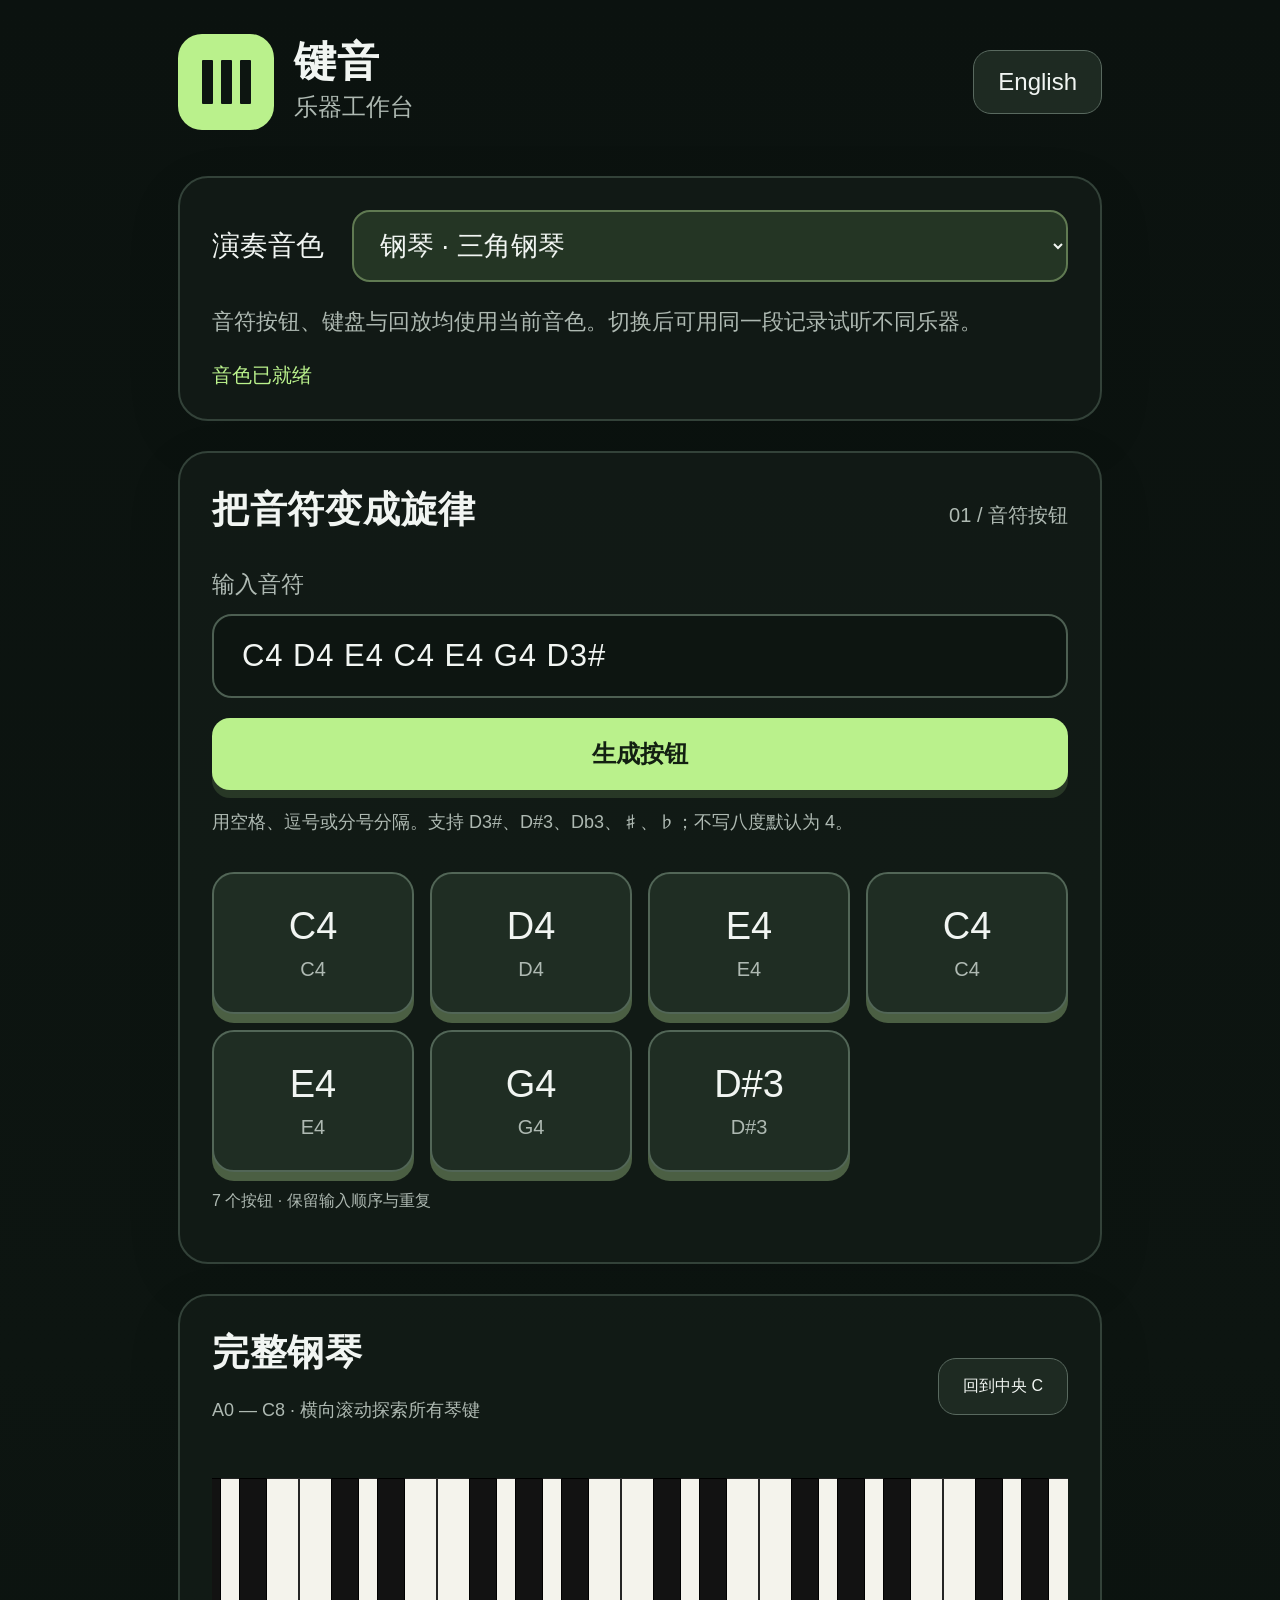
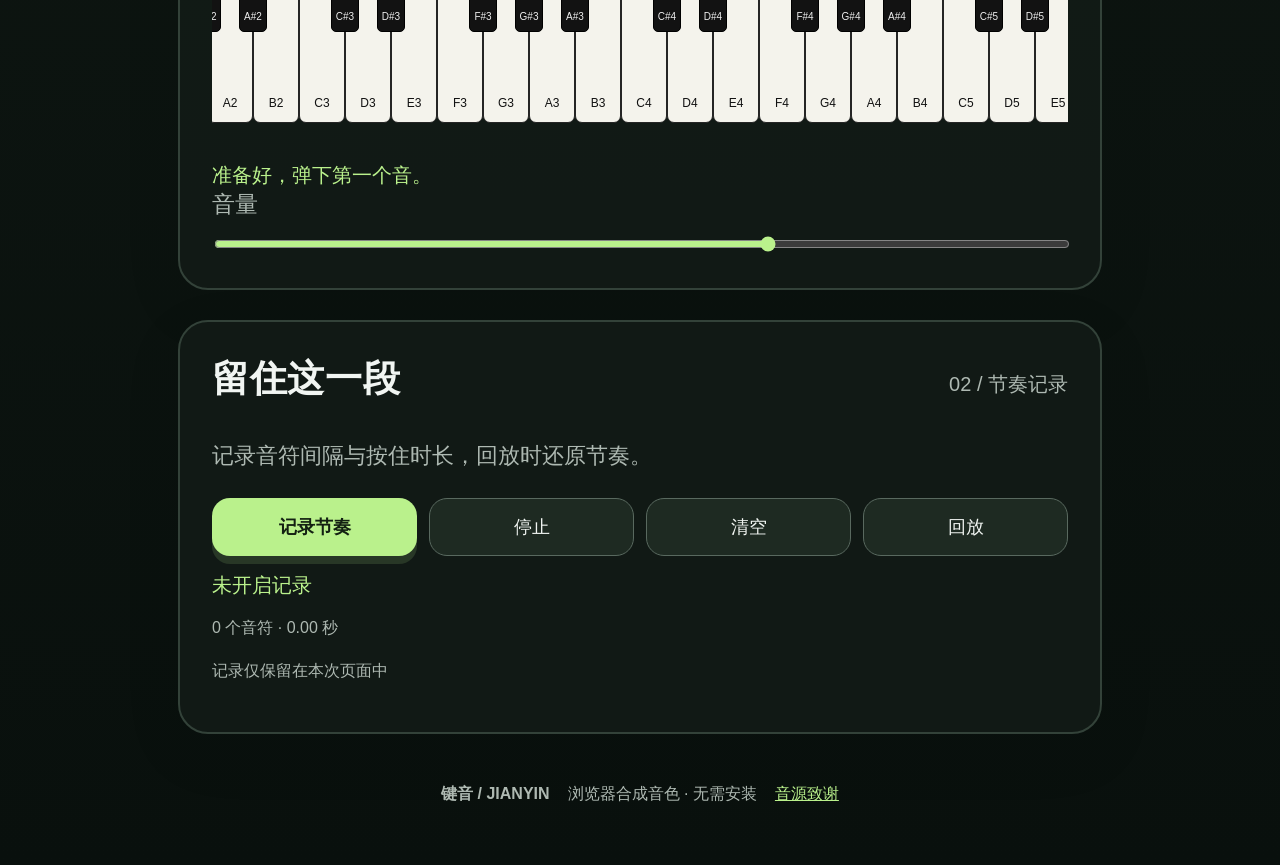
<file: index.html>
<!doctype html>
<html lang="zh-CN">
<head>
  <meta charset="utf-8" />
  <meta name="viewport" content="width=device-width,initial-scale=1,viewport-fit=cover" />
  <meta name="theme-color" content="#0d1511" />
  <title>键音 · 乐器工作台</title>
  <link rel="icon" href="favicon.svg" type="image/svg+xml" />
  <link rel="stylesheet" href="style.css" />
</head>
<body>
  <main class="shell">
    <header class="topbar">
      <div class="brand">
        <div class="brand-mark" aria-hidden="true"><span></span><span></span><span></span></div>
        <div>
          <h1 data-i18n="brand">键音</h1>
          <p data-i18n="subtitle">乐器工作台</p>
        </div>
      </div>
      <button id="langBtn" class="ghost-btn" type="button">English</button>
    </header>

    <section class="card instrument-card">
      <div class="row responsive-row">
        <label class="big-label" for="instrument" data-i18n="instrument">演奏音色</label>
        <select id="instrument" class="select">
          <option value="piano" data-i18n="piano">钢琴 · 三角钢琴</option>
          <option value="guitar" data-i18n="guitar">吉他 · 钢弦木吉他</option>
          <option value="violin" data-i18n="violin">小提琴</option>
          <option value="flute" data-i18n="flute">长笛</option>
          <option value="organ" data-i18n="organ">管风琴</option>
        </select>
      </div>
      <p class="muted" data-i18n="instrumentHelp">音符按钮、键盘与回放均使用当前音色。切换后可用同一段记录试听不同乐器。</p>
      <p class="status" id="audioStatus" data-i18n="audioReady">音色已就绪</p>
    </section>

    <section class="card">
      <div class="section-head">
        <h2 data-i18n="melodyTitle">把音符变成旋律</h2>
        <span class="section-kicker" data-i18n="section1">01 / 音符按钮</span>
      </div>

      <label for="noteInput" class="field-label" data-i18n="inputNotes">输入音符</label>
      <input id="noteInput" class="note-input" value="C4 D4 E4 C4 E4 G4 D3#" autocomplete="off" spellcheck="false" />
      <button id="generateBtn" class="primary-btn" type="button" data-i18n="generate">生成按钮</button>
      <p class="muted small" data-i18n="inputHelp">用空格、逗号或分号分隔。支持 D3#、D#3、Db3、♯、♭；不写八度默认为 4。</p>

      <div id="noteButtons" class="note-grid" aria-live="polite"></div>
      <p id="noteCount" class="muted tiny"></p>
    </section>

    <section class="card piano-card">
      <div class="piano-heading">
        <div>
          <h2 data-i18n="pianoTitle">完整钢琴</h2>
          <p class="muted small">A0 — C8 · <span data-i18n="pianoHelp">横向滚动探索所有琴键</span></p>
        </div>
        <button id="centerPiano" class="secondary-btn" type="button" data-i18n="centerC">回到中央 C</button>
      </div>
      <div id="pianoScroller" class="piano-scroller">
        <div id="piano" class="piano" aria-label="88-key piano"></div>
      </div>
      <p id="lastNote" class="status" data-i18n="readyFirst">准备好，弹下第一个音。</p>
      <label class="field-label" for="volume" data-i18n="volume">音量</label>
      <input id="volume" type="range" min="0" max="100" value="65" />
    </section>

    <section class="card">
      <div class="section-head">
        <h2 data-i18n="recordTitle">留住这一段</h2>
        <span class="section-kicker" data-i18n="section2">02 / 节奏记录</span>
      </div>
      <p class="muted" data-i18n="recordHelp">记录音符间隔与按住时长，回放时还原节奏。</p>

      <div class="controls">
        <button id="recordBtn" class="primary-btn compact" type="button" data-i18n="record">记录节奏</button>
        <button id="stopBtn" class="secondary-btn compact" type="button" data-i18n="stop">停止</button>
        <button id="clearBtn" class="secondary-btn compact" type="button" data-i18n="clear">清空</button>
        <button id="playBtn" class="secondary-btn compact" type="button" data-i18n="playback">回放</button>
      </div>

      <p id="recordState" class="status" data-i18n="recordOff">未开启记录</p>
      <p id="recordStats" class="muted tiny">0 个音符 · 0.00 秒</p>
      <p class="muted tiny" data-i18n="sessionOnly">记录仅保留在本次页面中</p>
    </section>

    <footer>
      <strong>键音 / JIANYIN</strong>
      <span data-i18n="footer">浏览器合成音色 · 无需安装</span>
      <a href="credits.html" data-i18n="credits">音源致谢</a>
    </footer>
  </main>

  <script src="notation.js"></script>
  <script src="language.js"></script>
  <script src="app.js"></script>
</body>
</html>
</file>
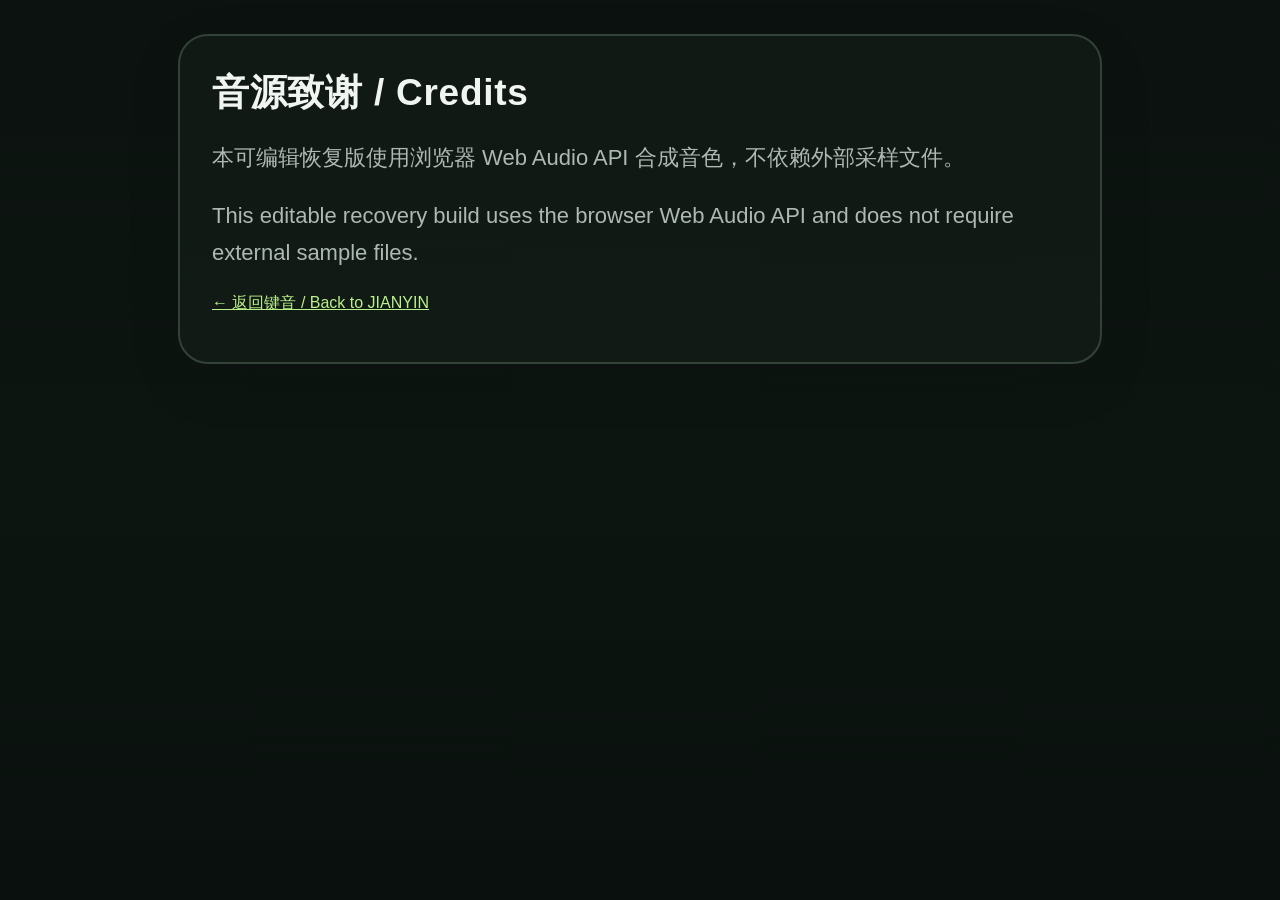
<file: credits.html>
<!doctype html>
<html lang="zh-CN">
<head>
  <meta charset="utf-8" />
  <meta name="viewport" content="width=device-width,initial-scale=1" />
  <title>键音 · Credits</title>
  <link rel="stylesheet" href="style.css" />
</head>
<body>
  <main class="shell">
    <section class="card">
      <h2>音源致谢 / Credits</h2>
      <p class="muted">本可编辑恢复版使用浏览器 Web Audio API 合成音色，不依赖外部采样文件。</p>
      <p class="muted">This editable recovery build uses the browser Web Audio API and does not require external sample files.</p>
      <p><a href="index.html" style="color:#baf18c">← 返回键音 / Back to JIANYIN</a></p>
    </section>
  </main>
</body>
</html>
</file>
<file: style.css>
*{box-sizing:border-box}
:root{
  --bg:#0b120f;
  --panel:#121b16;
  --panel2:#17231b;
  --line:#334239;
  --text:#f1f5f2;
  --muted:#aeb9b2;
  --accent:#baf18c;
  --accent2:#94c96d;
  --shadow:#4b5f43;
}
html{background:var(--bg);color:var(--text);font-family:Inter,ui-sans-serif,-apple-system,BlinkMacSystemFont,"SF Pro Display","PingFang SC","Microsoft YaHei",sans-serif}
body{margin:0;background:linear-gradient(180deg,#0b120f 0%,#0d1511 55%,#09100d 100%);min-height:100vh}
button,input,select{font:inherit}
button,select{touch-action:manipulation}
.shell{width:min(980px,100%);margin:0 auto;padding:34px 28px 60px}
.topbar{display:flex;justify-content:space-between;align-items:center;margin-bottom:46px}
.brand{display:flex;align-items:center;gap:20px}
.brand-mark{width:96px;height:96px;border-radius:24px;background:var(--accent);display:flex;align-items:center;justify-content:center;gap:8px}
.brand-mark span{display:block;width:11px;height:44px;background:#0d1511;border-radius:1px}
.brand h1{font-size:42px;line-height:1;margin:0 0 8px;letter-spacing:.02em}
.brand p{margin:0;color:var(--muted);font-size:24px}
.ghost-btn,.secondary-btn{border:1px solid #59695f;background:#1e2a22;color:var(--text);border-radius:18px;padding:17px 24px}
.ghost-btn{font-size:24px}
.card{background:rgba(18,27,22,.92);border:2px solid var(--line);border-radius:30px;padding:32px;margin:0 0 30px;box-shadow:0 18px 60px rgba(0,0,0,.08)}
.instrument-card{padding-bottom:30px}
.row{display:flex;align-items:center;gap:28px}
.big-label{font-size:28px;white-space:nowrap}
.select{flex:1;min-width:0;background:#243524;color:var(--text);border:2px solid #607a52;border-radius:18px;padding:18px 22px;font-size:27px}
.muted{color:var(--muted);line-height:1.65;font-size:22px}
.small{font-size:18px}.tiny{font-size:16px}
.status{color:var(--accent);font-size:20px;margin:16px 0 0}
.section-head{display:flex;justify-content:space-between;gap:20px;align-items:baseline;margin-bottom:34px}
h2{font-size:37px;margin:0;letter-spacing:.02em}
.section-kicker{color:var(--muted);font-size:20px}
.field-label{display:block;color:var(--muted);font-size:23px;margin:0 0 14px}
.note-input{width:100%;background:#0d1511;color:var(--text);border:2px solid #4d5f52;border-radius:20px;padding:22px 28px;font-size:31px;letter-spacing:.03em;outline:none}
.note-input:focus{border-color:var(--accent2)}
.primary-btn{width:100%;border:0;border-radius:18px;padding:20px 24px;margin-top:20px;background:var(--accent);color:#132012;font-size:24px;font-weight:750;box-shadow:0 8px 0 rgba(110,142,88,.25)}
.primary-btn:active{transform:translateY(2px);box-shadow:0 4px 0 rgba(110,142,88,.25)}
.note-grid{display:grid;grid-template-columns:repeat(4,minmax(0,1fr));gap:16px;margin-top:34px}
.note-btn{position:relative;min-height:142px;border-radius:22px;border:2px solid #526657;background:#1f2d23;color:var(--text);box-shadow:0 9px 0 var(--shadow);padding:24px 10px}
.note-btn .big{display:block;font-size:38px}.note-btn .small-note{display:block;color:var(--muted);font-size:20px;margin-top:10px}
.note-btn.active,.piano-key.active{filter:brightness(1.2);transform:translateY(2px)}
.piano-heading{display:flex;justify-content:space-between;gap:20px;align-items:center}
.piano-scroller{overflow-x:auto;margin-top:24px;padding:10px 4px 18px;scrollbar-width:thin}
.piano{position:relative;height:250px;width:max-content;display:flex}
.piano-key{position:relative;user-select:none;-webkit-user-select:none}
.white-key{width:46px;height:245px;background:#f4f3ec;border:1px solid #252525;border-radius:0 0 7px 7px;z-index:1;color:#111;display:flex;align-items:flex-end;justify-content:center;padding-bottom:12px;font-size:12px}
.black-key{position:absolute;width:28px;height:154px;background:#121212;border:1px solid #000;border-radius:0 0 5px 5px;z-index:3;color:#eee;display:flex;align-items:flex-end;justify-content:center;padding-bottom:9px;font-size:10px}
.controls{display:grid;grid-template-columns:repeat(4,1fr);gap:12px;margin-top:24px}
.compact{width:auto;margin:0;padding:16px 12px;font-size:18px}
footer{display:flex;flex-wrap:wrap;gap:10px 18px;justify-content:center;color:var(--muted);padding:20px 0 0;text-align:center}
footer a{color:var(--accent)}
input[type=range]{width:100%;accent-color:var(--accent)}
@media (max-width:720px){
  .shell{padding:26px 18px 46px}
  .topbar{margin-bottom:30px}
  .brand-mark{width:66px;height:66px;border-radius:18px;gap:6px}.brand-mark span{width:8px;height:32px}
  .brand h1{font-size:30px}.brand p{font-size:18px}
  .ghost-btn{font-size:18px;padding:14px 18px;border-radius:15px}
  .card{padding:24px 20px;border-radius:25px;margin-bottom:24px}
  .responsive-row{align-items:flex-start;flex-direction:column;gap:12px}.select{width:100%;font-size:21px}
  .big-label{font-size:22px}.muted{font-size:18px}.small{font-size:16px}.tiny{font-size:14px}
  h2{font-size:28px}.section-kicker{font-size:16px}
  .section-head{margin-bottom:26px}.note-input{font-size:25px;padding:19px 20px}
  .primary-btn{font-size:21px}.note-grid{grid-template-columns:repeat(4,minmax(0,1fr));gap:10px}
  .note-btn{min-height:112px;border-radius:18px;padding:18px 6px}.note-btn .big{font-size:30px}.note-btn .small-note{font-size:16px}
  .piano-heading{align-items:flex-start;flex-direction:column}
  .secondary-btn{padding:13px 16px}
  .controls{grid-template-columns:repeat(2,1fr)}
}
@media (max-width:390px){
  .note-grid{grid-template-columns:repeat(3,minmax(0,1fr))}
}
</file>
